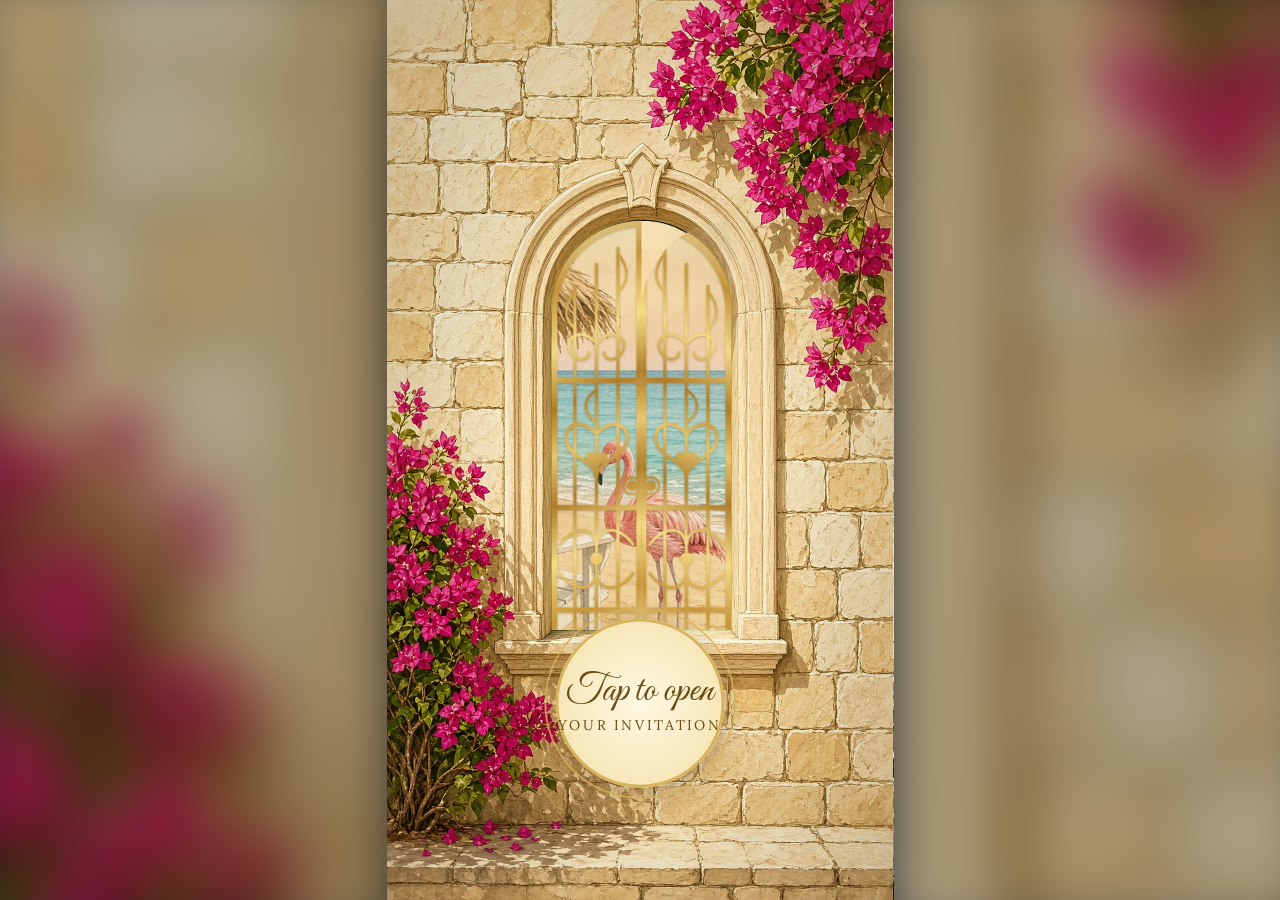
<file: index.html>
<!doctype html>
<html lang="en">
<head>
<meta charset="utf-8">
<meta name="viewport" content="width=device-width,initial-scale=1,viewport-fit=cover">
<meta name="theme-color" content="#1b2550">
<title>Wedding Invitation — Just For You</title>
<meta property="og:title" content="You're invited to our wedding">
<meta property="og:image" content="assets/img/beach.webp">
<link rel="preload" href="assets/img/wall.webp" as="image">
<link rel="stylesheet" href="assets/fonts/fonts.css">
<link rel="stylesheet" href="style.css">
</head>
<body>
<div class="backdrop" id="backdrop"></div>
<main class="stage" id="stage" aria-live="polite">
  <!-- S1 beach (seen through the arch) -->
  <section class="sc" id="s1"><img class="bg" src="assets/img/beach.webp" alt="">
    <div class="tx tx-couple">
      <div class="t-hostbox" data-lines="host_line"></div>
      <p class="t-name" data-t="groom_name"></p>
      <p class="t-par" data-t="groom_parents"></p>
      <p class="t-with" data-req="bride_name">with</p>
      <p class="t-name" data-t="bride_name"></p>
      <p class="t-par" data-t="bride_parents"></p>
      <p class="t-at" data-req="venue">at</p>
      <p class="t-venue" data-t="venue"></p>
    </div>
  </section>
  <!-- S2 night beach -->
  <section class="sc night" id="s2"><img class="bg" src="assets/img/night.webp" alt=""><div class="twinkle"></div>
    <div class="tx tx-e1" data-ev="0"><p class="t-title"></p><p class="t-date"></p><p class="t-ev"></p><div class="t-det"></div></div>
  </section>
  <svg class="cork" id="cork" viewBox="0 0 120 200" aria-hidden="true"><defs><linearGradient id="ck" x1="0" x2="1"><stop offset="0" stop-color="#b9824a"/><stop offset=".5" stop-color="#e7bd85"/><stop offset="1" stop-color="#a06c3a"/></linearGradient><linearGradient id="fo" x1="0" x2="1"><stop offset="0" stop-color="#9c7a2e"/><stop offset=".45" stop-color="#f4dd8c"/><stop offset="1" stop-color="#8a6620"/></linearGradient></defs><path d="M28 18q32-14 64 0l-6 92H34Z" fill="url(#ck)"/><ellipse cx="60" cy="18" rx="32" ry="9" fill="#d6a670"/><path d="M30 104h60l6 70q-36 12-72 0Z" fill="url(#fo)"/><path d="M36 60h48M34 84h52M50 18v90M70 18v90" stroke="#c9c9c9" stroke-width="3" fill="none" opacity=".9"/><g fill="#fff"><circle cx="16" cy="40" r="3"/><circle cx="104" cy="30" r="2.5"/><circle cx="8" cy="90" r="2"/><circle cx="112" cy="80" r="3"/></g></svg>
  <!-- S3 garden carnival -->
  <section class="sc" id="s3"><img class="bg" src="assets/img/garden.webp" alt="">
    <div class="tx tx-e2" data-ev="1"><p class="t-title"></p><p class="t-date"></p><p class="t-ev"></p><div class="t-det"></div></div>
  </section>
  <!-- S4 sangeet ballroom -->
  <section class="sc night" id="s4"><img class="bg" src="assets/img/ballroom.webp" alt=""><div class="twinkle"></div>
    <div class="tx tx-e3" data-ev="2"><p class="t-title"></p><p class="t-date"></p><p class="t-ev"></p><div class="t-det"></div></div>
  </section>
  <img class="fan" id="fan" src="assets/img/fan.webp" alt="">
  <!-- S5 bazaar -->
  <section class="sc" id="s5"><img class="bg" src="assets/img/bazaar.webp" alt="">
    <div class="tx tx-e4" data-ev="3"><p class="t-title"></p><p class="t-date"></p><p class="t-ev"></p><div class="t-det"></div></div>
    <div class="doors" id="doors"><img class="door l" src="assets/img/doorL.webp" alt=""><img class="door r" src="assets/img/doorR.webp" alt=""></div>
  </section>
  <!-- S6 wedding night -->
  <section class="sc night" id="s6"><img class="bg" src="assets/img/mandap.webp" alt=""><div class="twinkle"></div>
    <div class="tx tx-e5" data-ev="4"><p class="t-title"></p><p class="t-date"></p><p class="t-ev"></p><div class="t-det"></div></div>
  </section>
  <!-- S7 regards -->
  <section class="sc" id="s7"><img class="bg" src="assets/img/pool.webp" alt="">
    <div class="tx tx-reg"><p class="t-title" data-t="regards_title"></p><div class="t-fam" data-lines="family"></div><p class="t-tag" data-t="hashtag"></p></div>
  </section>
  <!-- S0 arch wall + gold gate -->
  <section class="sc" id="s0">
    <div class="zoom" id="zoom"><img class="bg" src="assets/img/wall.webp" alt=""><div class="gate" id="gate"></div></div>
  </section>

  <!-- start + end overlays -->
  <div class="start" id="start"><button type="button" class="start__btn" id="startBtn"><span class="start__ring"></span><b>Tap to open</b><small>your invitation</small></button></div>
  <div class="end" id="end" hidden>
    <a class="pill" id="rsvp" target="_blank" rel="noopener">RSVP on WhatsApp</a>
    <a class="pill" id="map" target="_blank" rel="noopener">Open venue map</a>
    <button type="button" class="pill ghost" id="replay">↺ Watch again</button>
    <a class="make" href="edit.html">Create your own invitation →</a>
    <p class="credit" id="credit"></p>
  </div>
  <button type="button" class="mute" id="mute" aria-label="Mute music" hidden>♪</button>
</main>
<audio id="music" preload="auto" playsinline></audio>
<script src="assets/sample-data.js"></script>
<script src="assets/jfy-codec.js"></script>
<script src="app.js"></script>
</body>
</html>
</file>
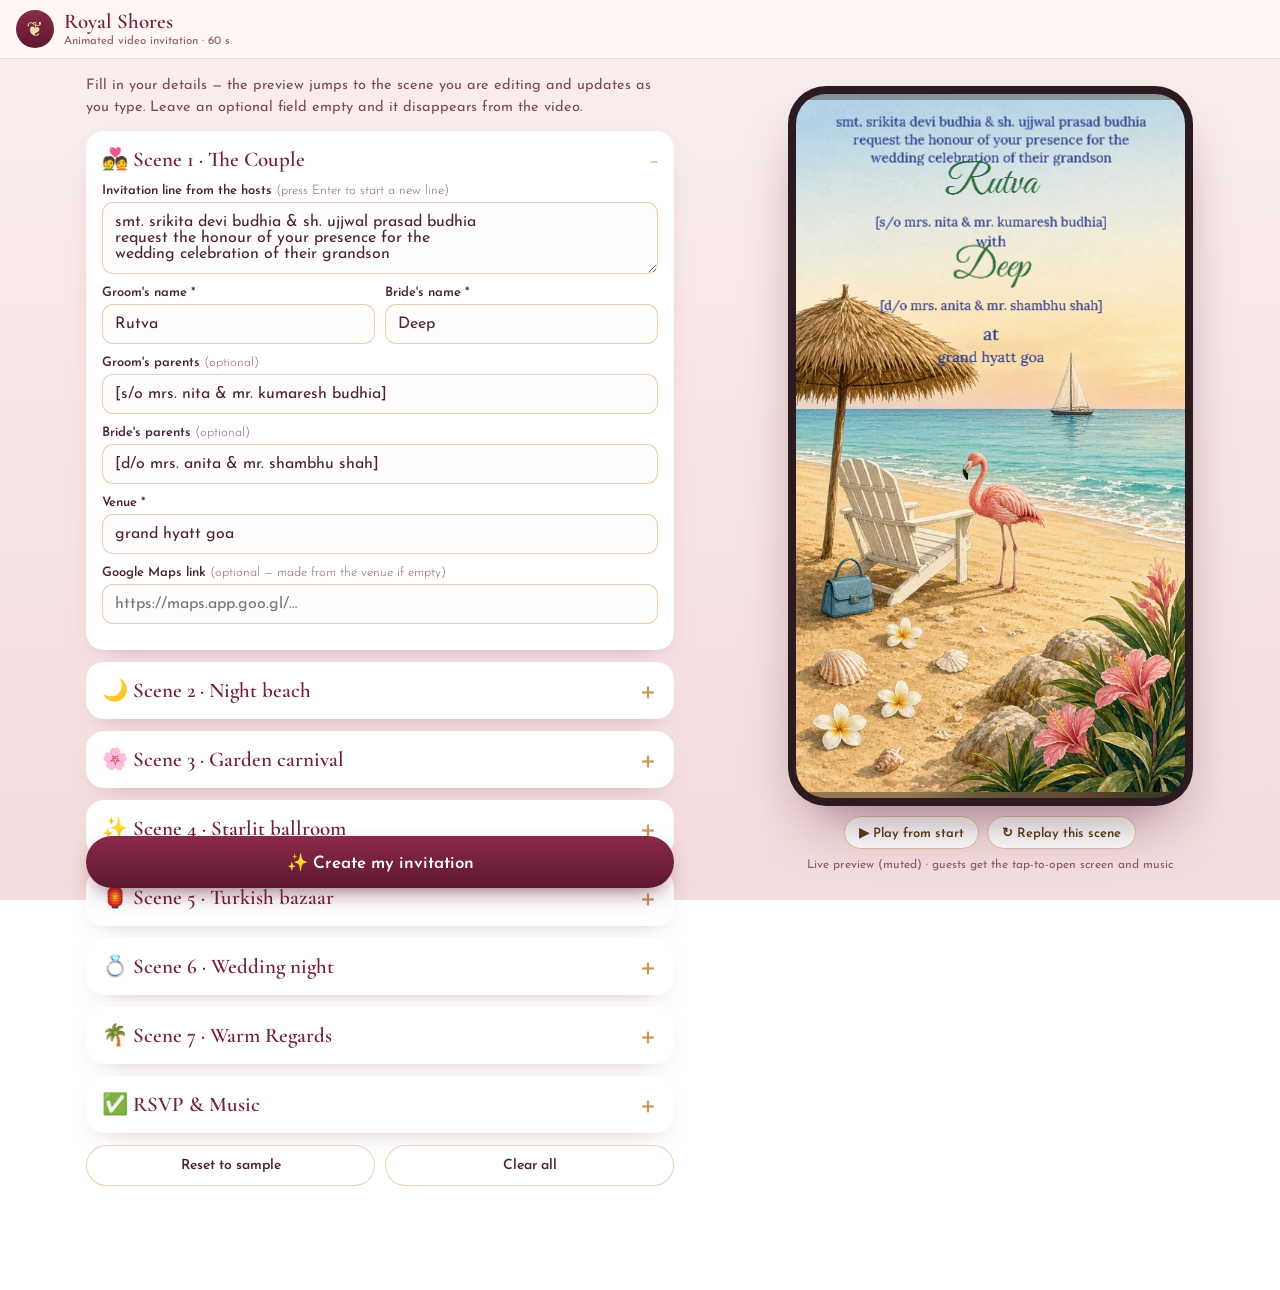
<file: edit.html>
<!doctype html>
<html lang="en">
<head>
<meta charset="utf-8">
<meta name="viewport" content="width=device-width,initial-scale=1,viewport-fit=cover">
<title>Customize your Royal Shores video invitation — Just For You</title>
<link rel="stylesheet" href="assets/fonts/fonts.css">
<link rel="stylesheet" href="assets/editor.css">
<style>.phone{aspect-ratio:9/16;width:auto!important;max-width:100%;padding:8px}body.v-preview .phone{width:auto!important}.phone iframe{background:#0e1430}.pvbar{display:flex;gap:8px;justify-content:center;margin-top:10px}.pvbar button{font:600 13px 'Josefin Sans',sans-serif;padding:8px 14px;border-radius:20px;border:1px solid #d9c3a0;background:#fff;color:#5a3d1a;cursor:pointer}</style>
</head>
<body>
<header class="top">
  <div class="brand"><span class="brand__mono">❦</span><div><b>Royal Shores</b><small>Animated video invitation · 60 s</small></div></div>
  <nav class="tabs" role="tablist"><button type="button" class="tab on" data-view="form">✎ Edit</button><button type="button" class="tab" data-view="preview">👁 Preview</button></nav>
</header>
<div class="wrap">
<form class="panel" id="ed" autocomplete="off" novalidate>
  <p class="intro">Fill in your details — the preview jumps to the scene you are editing and updates as you type. Leave an optional field empty and it disappears from the video.</p>
  <details class="grp" open data-seek="7.6"><summary>💑 Scene 1 · The Couple</summary>
    <label>Invitation line from the hosts <i>(press Enter to start a new line)</i><textarea name="host_line" rows="3" maxlength="260"></textarea></label>
    <div class="row2"><label>Groom's name *<input name="groom_name" maxlength="30" required></label><label>Bride's name *<input name="bride_name" maxlength="30" required></label></div>
    <label>Groom's parents <i>(optional)</i><input name="groom_parents" maxlength="90" placeholder="[s/o mrs. … & mr. …]"></label>
    <label>Bride's parents <i>(optional)</i><input name="bride_parents" maxlength="90" placeholder="[d/o mrs. … & mr. …]"></label>
    <label>Venue *<input name="venue" maxlength="60" required></label>
    <label>Google Maps link <i>(optional — made from the venue if empty)</i><input type="url" name="venue_map_url" placeholder="https://maps.app.goo.gl/…"></label>
  </details>
  <details class="grp" data-seek="15.5"><summary>🌙 Scene 2 · Night beach</summary>
    <label>Script heading <i>(optional)</i><input data-e="0" data-k="title" maxlength="40"></label>
    <div class="row2"><label>Date <i>(optional)</i><input type="date" data-e="0" data-k="date"></label><label>Event name <i>(optional)</i><input data-e="0" data-k="name" maxlength="30" placeholder="welcome dinner"></label></div>
    <label>Time &amp; place <i>(one line each — leave a blank line for a gap)</i><textarea data-e="0" data-k="details" rows="2" maxlength="300"></textarea></label>
  </details>
  <details class="grp" data-seek="23.5"><summary>🌸 Scene 3 · Garden carnival</summary>
    <label>Script heading <i>(optional)</i><input data-e="1" data-k="title" maxlength="40"></label>
    <div class="row2"><label>Date <i>(optional)</i><input type="date" data-e="1" data-k="date"></label><label>Event name <i>(optional)</i><input data-e="1" data-k="name" maxlength="30" placeholder="carnival"></label></div>
    <label>Time &amp; place <i>(one line each — leave a blank line for a gap)</i><textarea data-e="1" data-k="details" rows="2" maxlength="300"></textarea></label>
  </details>
  <details class="grp" data-seek="31.5"><summary>✨ Scene 4 · Starlit ballroom</summary>
    <label>Script heading <i>(optional)</i><input data-e="2" data-k="title" maxlength="40"></label>
    <div class="row2"><label>Date <i>(optional)</i><input type="date" data-e="2" data-k="date"></label><label>Event name <i>(optional)</i><input data-e="2" data-k="name" maxlength="30" placeholder="sangeet"></label></div>
    <label>Time &amp; place <i>(one line each — leave a blank line for a gap)</i><textarea data-e="2" data-k="details" rows="2" maxlength="300"></textarea></label>
  </details>
  <details class="grp" data-seek="39.5"><summary>🏮 Scene 5 · Turkish bazaar</summary>
    <label>Script heading <i>(optional)</i><input data-e="3" data-k="title" maxlength="40"></label>
    <div class="row2"><label>Date <i>(optional)</i><input type="date" data-e="3" data-k="date"></label><label>Event name <i>(optional)</i><input data-e="3" data-k="name" maxlength="30" placeholder="mayra"></label></div>
    <label>Time &amp; place <i>(one line each — leave a blank line for a gap)</i><textarea data-e="3" data-k="details" rows="2" maxlength="300"></textarea></label>
  </details>
  <details class="grp" data-seek="48.5"><summary>💍 Scene 6 · Wedding night</summary>
    <label>Script heading <i>(optional)</i><input data-e="4" data-k="title" maxlength="40"></label>
    <div class="row2"><label>Date <i>(optional)</i><input type="date" data-e="4" data-k="date"></label><label>Event name <i>(optional)</i><input data-e="4" data-k="name" maxlength="30" placeholder="wedding"></label></div>
    <label>Time &amp; place <i>(one line each — leave a blank line for a gap)</i><textarea data-e="4" data-k="details" rows="7" maxlength="300"></textarea></label>
  </details>
  <details class="grp" data-seek="57"><summary>🌴 Scene 7 · Warm Regards</summary>
    <label>Heading <i>(optional)</i><input name="regards_title" maxlength="30"></label>
    <label>Family names <i>(one per line)</i><textarea name="family" rows="5" maxlength="300"></textarea></label>
    <label>Hashtag <i>(optional)</i><input name="hashtag" maxlength="40"></label>
  </details>
  <details class="grp" data-seek="57"><summary>✅ RSVP &amp; Music</summary>
    <label>WhatsApp number for RSVPs <i>(with country code)</i><input type="tel" name="rsvp_whatsapp" inputmode="numeric" placeholder="919876543210" maxlength="16"></label>
    <label class="tog"><input type="checkbox" name="music_enabled" checked><span></span>Background music (“Carefree”, upbeat)</label>
  </details>
  <div class="actions"><button type="button" class="btn btn--ghost" id="resetBtn">Reset to sample</button><button type="button" class="btn btn--ghost" id="clearBtn">Clear all</button></div>
  <p class="err" id="err" hidden></p>
  <button type="button" class="btn btn--main" id="createBtn">✨ Create my invitation</button>
</form>
<section class="preview" id="preview">
  <div class="phone"><iframe id="pv" title="Invitation preview"></iframe></div>
  <div class="pvbar"><button type="button" id="pvPlay">▶ Play from start</button><button type="button" id="pvScene">↻ Replay this scene</button></div>
  <p class="pvnote">Live preview (muted) · guests get the tap-to-open screen and music</p>
</section>
</div>
<div class="sheet" id="sheet" hidden>
  <div class="sheet__card">
    <button type="button" class="sheet__x" id="sheetX" aria-label="Close">×</button>
    <div class="sheet__tick">✓</div>
    <h2>Your invitation is ready!</h2>
    <p>Share this link with your guests. Everything you typed is saved inside the link.</p>
    <div class="link"><input id="shareUrl" readonly aria-label="Your invitation link"><button type="button" class="btn btn--main" id="copyBtn">Copy</button></div>
    <div class="sheet__btns">
      <a class="btn btn--wa" id="waShare" target="_blank" rel="noopener">Share on WhatsApp</a>
      <a class="btn btn--ghost" id="openLink" target="_blank" rel="noopener">Open invitation ↗</a>
      <button type="button" class="btn btn--ghost" id="nativeShare" hidden>Share…</button>
    </div>
  </div>
</div>
<script src="assets/sample-data.js"></script>
<script src="assets/jfy-codec.js"></script>
<script src="assets/editor.js"></script>
</body>
</html>
</file>
<file: assets/fonts/fonts.css>
/* All fonts: Google Fonts, SIL Open Font License 1.1 */
@font-face{font-family:'Allison';font-weight:400;font-display:block;src:url(allison-latin-400-normal.woff2) format('woff2')}
@font-face{font-family:'Lora';font-weight:400;font-display:block;src:url(lora-latin-400-normal.woff2) format('woff2')}
@font-face{font-family:'Lora';font-weight:500;font-display:block;src:url(lora-latin-500-normal.woff2) format('woff2')}
@font-face{font-family:'Lora';font-weight:600;font-display:block;src:url(lora-latin-600-normal.woff2) format('woff2')}
@font-face{font-family:'Lobster Two';font-weight:700;font-style:italic;font-display:block;src:url(lobster-two-latin-700-italic.woff2) format('woff2')}
@font-face{font-family:'Great Vibes';font-weight:400;font-display:block;src:url(great-vibes-latin-400-normal.woff2) format('woff2')}
@font-face{font-family:'Marcellus';font-weight:400;font-display:swap;src:url(Marcellus-400-normal-latin.woff2) format('woff2')}
@font-face{font-family:'Josefin Sans';font-weight:300;font-display:swap;src:url(JosefinSans-300-normal-latin.woff2) format('woff2')}
@font-face{font-family:'Josefin Sans';font-weight:400;font-display:swap;src:url(JosefinSans-400-normal-latin.woff2) format('woff2')}
@font-face{font-family:'Josefin Sans';font-weight:600;font-display:swap;src:url(JosefinSans-600-normal-latin.woff2) format('woff2')}
@font-face{font-family:'Cormorant Garamond';font-weight:500;font-display:swap;src:url(CormorantGaramond-500-normal-latin.woff2) format('woff2')}
@font-face{font-family:'Cormorant Garamond';font-weight:600;font-display:swap;src:url(CormorantGaramond-600-normal-latin.woff2) format('woff2')}
</file>
<file: style.css>
*{box-sizing:border-box;margin:0;padding:0}
html,body{height:100%;background:#0e1430;overflow:hidden;-webkit-tap-highlight-color:transparent}
body{font-family:'Lora',Georgia,serif}
.backdrop{position:fixed;inset:-40px;background:#1b2550 center/cover;filter:blur(28px) brightness(.7);transition:background-image .6s}
/* 1080x1920 design stage, scaled to fit by app.js */
.stage{position:absolute;left:50%;top:50%;width:1080px;height:1920px;overflow:hidden;transform-origin:0 0;background:#000;contain:strict}
.sc{position:absolute;inset:0;overflow:hidden;opacity:0;visibility:hidden}
.sc .bg{position:absolute;transform-origin:0 0;left:0;top:0;width:1080px;height:1920px;display:block;will-change:transform;user-select:none;-webkit-user-drag:none}
#s0{opacity:1;visibility:visible}
.gate{position:absolute;left:351px;top:471px;width:384px;height:872px;overflow:visible;perspective:900px}
.gate g{will-change:transform;transform-box:view-box}
.gl{transform-origin:0 50%}.gr{transform-origin:384px 50%}
.doors{position:absolute;inset:0;perspective:1600px;pointer-events:none}
.door{position:absolute;top:0;width:540px;height:1920px;will-change:transform;backface-visibility:hidden}
.door.l{left:0;transform-origin:0 50%}.door.r{left:540px;transform-origin:100% 50%}
.cork{position:absolute;left:600px;top:2000px;width:120px;height:200px;opacity:0;will-change:transform;filter:drop-shadow(0 8px 14px rgba(0,0,0,.35))}
.fan{position:absolute;left:0;top:0;width:1357px;height:1227px;opacity:0;will-change:transform;transform-origin:50% 62%;filter:drop-shadow(0 20px 30px rgba(0,0,0,.25))}
/* twinkles on night skies */
.twinkle{position:absolute;inset:0 0 50% 0;background-image:radial-gradient(2.5px 2.5px at 12% 18%,#fff,transparent),radial-gradient(2px 2px at 34% 9%,#fff,transparent),radial-gradient(3px 3px at 61% 22%,#fff,transparent),radial-gradient(2px 2px at 78% 12%,#fff,transparent),radial-gradient(2.5px 2.5px at 88% 31%,#fff,transparent),radial-gradient(2px 2px at 22% 38%,#fff,transparent),radial-gradient(3px 3px at 47% 44%,#fff,transparent),radial-gradient(2px 2px at 70% 40%,#fff,transparent);animation:tw 2.6s ease-in-out infinite alternate;pointer-events:none}
.twinkle::after{content:"";position:absolute;inset:0;background-image:radial-gradient(2.5px 2.5px at 8% 30%,#fff,transparent),radial-gradient(2px 2px at 28% 25%,#fff,transparent),radial-gradient(3px 3px at 52% 8%,#fff,transparent),radial-gradient(2px 2px at 66% 30%,#fff,transparent),radial-gradient(2.5px 2.5px at 93% 18%,#fff,transparent),radial-gradient(2px 2px at 40% 30%,#fff,transparent);animation:tw 3.4s 1.3s ease-in-out infinite alternate-reverse}
@keyframes tw{from{opacity:.15}to{opacity:1}}
/* ---------- text blocks (positions measured from the reference at 1080x1920) ---------- */
.tx{position:absolute;left:60px;right:60px;text-align:center;font-family:'Lora',Georgia,serif;font-weight:500}
.tx p,.tx .ln{display:block;will-change:transform,opacity,filter}
.t-det,.t-fam{display:block}
.t-det .gap,.t-fam .gap{height:18px}
/* S1 couple */
.tx-couple{top:34px;left:56px;right:56px;color:#2f3d8e}
.tx-couple .t-hostbox .ln{font-size:37px;line-height:50px}
.tx-couple .t-name{font-family:'Great Vibes',cursive;font-size:114px;line-height:110px;color:#2f6a3c;margin-top:-7px}
.tx-couple .t-par{font-size:36px;line-height:50px;margin-top:17px}
.tx-couple .t-with{font-size:40px;line-height:50px;margin-top:5px}
.tx-couple .t-name+.t-par{margin-top:25px}
.tx-couple .t-with+.t-name{margin-top:-8px}
.tx-couple .t-at{font-size:48px;line-height:60px;margin-top:25px}
.tx-couple .t-venue{font-size:40px;line-height:50px;margin-top:9px}
/* shared event block */
.t-title{font-family:'Allison',cursive;font-weight:400}
.t-date{font-size:66px;line-height:70px;letter-spacing:.01em}
.t-date i{font-style:normal;font-size:.86em;letter-spacing:.05em}
.t-date s{text-decoration:none;display:inline-block;margin:0 .32em;opacity:.9}
.t-ev{font-size:54px;line-height:60px}
.t-det .ln{font-size:48px;line-height:56px}
/* S2 welcome dinner — white on night sky */
.tx-e1{top:270px;color:#fff;text-shadow:0 2px 10px rgba(10,20,60,.45)}
.tx-e1 .t-title{font-size:124px;line-height:120px}
.tx-e1 .t-title{font-size:150px}.tx-e1 .t-date{margin-top:14px}.tx-e1 .t-ev{margin-top:40px}.tx-e1 .t-det{margin-top:44px}
/* S3 carnival — purple on blush */
.tx-e2{top:33px;color:#55357a}
.tx-e2 .t-title{font-size:134px;line-height:120px;color:#a8389a}
.tx-e2 .t-date{margin-top:69px}.tx-e2 .t-ev{font-weight:600;font-size:54px;color:#4b2370;margin-top:16px}
.tx-e2 .t-det{margin-top:27px}.tx-e2 .t-det .ln{color:#4b2370;font-size:44px;line-height:54px}
/* S4 sangeet — big white script */
.tx-e3{top:286px;color:#fff;text-shadow:0 2px 12px rgba(10,10,50,.55)}
.tx-e3 .t-title{font-size:212px;line-height:170px}
.tx-e3 .t-date{margin-top:70px}.tx-e3 .t-ev{margin-top:20px}.tx-e3 .t-det{margin-top:26px}
/* S5 mayra — crimson */
.tx-e4{top:97px;color:#b3213f;transform-origin:50% 380px}
.tx-e4 .t-title{font-size:122px;line-height:110px}
.tx-e4 .t-date{margin-top:36px}
.tx-e4 .t-ev{font-family:'Lobster Two',cursive;font-weight:700;font-style:italic;font-size:80px;line-height:84px;margin-top:18px}
.tx-e4 .t-det{margin-top:23px}.tx-e4 .t-det .ln{font-size:52px;line-height:60px}
/* S6 wedding — white */
.tx-e5{top:72px;color:#fff;text-shadow:0 2px 12px rgba(0,0,0,.5)}
.tx-e5 .t-title{font-size:112px;line-height:110px}
.tx-e5 .t-date{margin-top:36px}
.tx-e5 .t-ev{font-family:'Lobster Two',cursive;font-weight:700;font-style:italic;font-size:92px;line-height:92px;margin-top:8px}
.tx-e5 .t-det{margin-top:25px}.tx-e5 .t-det .ln{font-size:38px;line-height:48px}
/* S7 regards */
.tx-reg{top:67px;color:#2f7a3c}
.tx-reg .t-title{font-size:134px;line-height:120px;color:#3558a6}
.tx-reg .t-fam{margin-top:72px}.tx-reg .t-fam .ln{font-size:50px;line-height:63px}
.tx-reg .t-tag{font-size:50px;line-height:63px;margin-top:64px}
.hide{display:none!important}
/* overlays */
.start{position:absolute;inset:0;display:grid;place-items:center;background:radial-gradient(ellipse at 50% 55%,rgba(255,250,235,0) 30%,rgba(60,40,10,.25));z-index:20;transition:opacity .5s}
.start.out{opacity:0;pointer-events:none}
.start__btn{position:relative;margin-top:1080px;width:360px;height:360px;border-radius:50%;border:0;background:radial-gradient(circle,#fff8e3,#f3dfa6);color:#6b4b14;font-family:'Lora',serif;box-shadow:0 20px 60px rgba(80,50,0,.35),inset 0 0 0 6px #d7b25c;cursor:pointer;display:flex;flex-direction:column;align-items:center;justify-content:center;gap:10px}
.start__btn b{font-family:'Great Vibes',cursive;font-weight:400;font-size:84px;line-height:1}
.start__btn small{font-size:30px;letter-spacing:.18em;text-transform:uppercase}
.start__ring{position:absolute;inset:-24px;border-radius:50%;border:4px solid rgba(215,178,92,.8);animation:ring 1.8s ease-out infinite}
@keyframes ring{from{transform:scale(.9);opacity:1}to{transform:scale(1.25);opacity:0}}
.end{position:absolute;left:0;right:0;bottom:120px;z-index:15;display:flex;flex-direction:column;align-items:center;gap:26px;animation:fadeUp .8s ease both}
@keyframes fadeUp{from{opacity:0;transform:translateY(40px)}to{opacity:1;transform:none}}
.pill{display:block;min-width:620px;padding:30px 50px;border-radius:80px;background:rgba(255,255,255,.92);color:#2f3d8e;font:600 38px 'Lora',serif;text-decoration:none;text-align:center;border:0;box-shadow:0 10px 30px rgba(0,40,80,.25);cursor:pointer}
.pill.ghost{background:rgba(47,61,142,.85);color:#fff}
.make{color:#fff;font:500 32px 'Lora',serif;text-shadow:0 2px 8px rgba(0,0,0,.6);margin-top:6px}
.credit{color:#fff;font:400 22px 'Lora',serif;opacity:.85;text-shadow:0 1px 4px rgba(0,0,0,.7);max-width:900px;text-align:center}
.mute{position:absolute;right:36px;top:36px;z-index:16;width:92px;height:92px;border-radius:50%;border:0;background:rgba(255,255,255,.75);color:#2f3d8e;font-size:46px;cursor:pointer;box-shadow:0 6px 18px rgba(0,0,0,.2)}
.mute.off{text-decoration:line-through;opacity:.7}
.pv .start{display:none}
.zoom{position:absolute;inset:0;transform-origin:542px 907px;will-change:transform}
.gate{perspective:1100px}
.gate svg{position:absolute;top:0;width:192px;height:872px;overflow:visible;will-change:transform}
.gate .gl{left:0;transform-origin:0 50%}.gate .gr{left:192px;transform-origin:100% 50%}
.end[hidden]{display:none}
.make{background:rgba(20,30,70,.55);padding:12px 28px;border-radius:40px;text-decoration:none}
.credit{background:rgba(20,30,70,.5);padding:8px 20px;border-radius:20px}
</file>
<file: assets/editor.css>
[hidden]{display:none!important}
:root{--wine:#74203b;--rose:#c96a7c;--gold:#c9975a;--ink:#4b2430;--bg:#fbf1f0}
*{box-sizing:border-box;margin:0;padding:0}
body{font-family:'Josefin Sans',system-ui,sans-serif;color:var(--ink);background:linear-gradient(180deg,#fbeeee,#f3dcdd) fixed;min-height:100vh}
button,input,select,textarea{font:inherit;color:inherit}
.top{position:sticky;top:0;z-index:20;display:flex;align-items:center;justify-content:space-between;gap:10px;padding:10px 16px;background:rgba(255,248,246,.92);backdrop-filter:blur(10px);border-bottom:1px solid rgba(201,151,90,.3)}
.brand{display:flex;align-items:center;gap:10px}
.brand__mono{width:38px;height:38px;border-radius:50%;display:grid;place-items:center;background:linear-gradient(180deg,#8a2a48,#5e1730);color:#f6dca8;font-size:20px}
.brand b{display:block;font-family:'Cormorant Garamond',serif;font-size:21px;line-height:1;color:var(--wine)}
.brand small{font-size:11.5px;color:#8a5a64}
.tabs{display:flex;background:#f3dfe0;border-radius:999px;padding:3px}
.tab{border:0;background:none;padding:8px 13px;border-radius:999px;font-size:13.5px;cursor:pointer}
.tab.on{background:#fff;color:var(--wine);font-weight:600;box-shadow:0 2px 6px rgba(116,32,59,.15)}
.wrap{display:grid;grid-template-columns:1fr;max-width:1180px;margin:0 auto}
.panel{padding:16px 16px 40px;max-width:620px;width:100%;margin:0 auto}
.intro{font-size:14.5px;line-height:1.5;color:#7a4a56;margin-bottom:12px}
.grp{background:#fff;border-radius:18px;padding:4px 16px;margin-bottom:12px;box-shadow:0 10px 26px -18px rgba(116,32,59,.5)}
.grp summary{cursor:pointer;list-style:none;font-family:'Cormorant Garamond',serif;font-weight:600;font-size:21px;color:var(--wine);padding:12px 0}
.grp summary::-webkit-details-marker{display:none}
.grp summary::after{content:"＋";float:right;color:var(--gold)}.grp[open] summary::after{content:"−"}
.grp[open]{padding-bottom:14px}
label{display:block;font-size:13px;font-weight:600;margin-bottom:12px;min-width:0}
label i{font-weight:300;font-style:normal;color:#8a5a64}
input:not([type=checkbox]):not([type=file]),select,textarea{display:block;width:100%;margin-top:5px;font-size:16px;font-weight:400;padding:11px 12px;border:1.5px solid rgba(201,151,90,.45);border-radius:11px;background:#fffdfc;outline:none;min-width:0}
input:focus,textarea:focus,select:focus{border-color:var(--rose);box-shadow:0 0 0 3px rgba(201,106,124,.15)}
.row2{display:grid;grid-template-columns:1fr 1fr;gap:10px}
.photo{position:relative}
.photo input{position:absolute;opacity:0;width:1px;height:1px}
.photo__btn{display:block;margin-top:5px;padding:11px;text-align:center;border:1.5px dashed rgba(201,151,90,.7);border-radius:11px;background:#fff8f3;font-weight:400;cursor:pointer;overflow:hidden;text-overflow:ellipsis;white-space:nowrap}
.photo.has .photo__btn{border-style:solid;background:#eaf6ec;color:#1d6b35}
.photo__x{margin-top:4px;border:0;background:none;font-size:12px;color:#a3354f;text-decoration:underline;cursor:pointer}
.note{font-size:12px;line-height:1.45;color:#8a5a64;margin:-2px 0 4px}
.ev{border:1.5px solid rgba(201,151,90,.35);border-radius:14px;padding:10px 12px 0;margin-bottom:10px;background:#fffaf8}
.ev__head{display:flex;justify-content:space-between;align-items:center;margin-bottom:6px}
.ev__no{font-family:'Cormorant Garamond',serif;font-size:18px;color:var(--wine)}
.ev__del{border:0;background:none;color:#a3354f;font-size:12.5px;text-decoration:underline;cursor:pointer}
.evadd{display:flex;gap:10px;align-items:center}
.evadd select{margin:0;flex:1}
.tog{display:flex;align-items:center;gap:10px;font-weight:400;font-size:14px;cursor:pointer}
.tog input{position:absolute;opacity:0}
.tog span{flex:none;width:44px;height:26px;border-radius:99px;background:#dcc3c6;position:relative;transition:.25s}
.tog span::after{content:"";position:absolute;top:3px;left:3px;width:20px;height:20px;border-radius:50%;background:#fff;transition:.25s;box-shadow:0 1px 3px rgba(0,0,0,.2)}
.tog input:checked+span{background:#34a35a}.tog input:checked+span::after{left:21px}
.tog input:focus-visible+span{outline:2px solid var(--gold)}
.btn{display:inline-flex;align-items:center;justify-content:center;gap:6px;border:0;border-radius:999px;padding:12px 18px;font-weight:600;font-size:14px;cursor:pointer;text-decoration:none;white-space:nowrap}
.btn--main{background:linear-gradient(180deg,#8a2a48,#5e1730);color:#fff;box-shadow:0 10px 24px -10px rgba(94,23,48,.8)}
.panel>.btn--main{width:100%;font-size:17px;padding:16px;position:sticky;bottom:12px}
.btn--soft{background:#f8e3e5;color:var(--wine)}
.btn--ghost{background:#fff;color:var(--ink);border:1.5px solid rgba(201,151,90,.45)}
.btn--wa{background:#1fae54;color:#fff}
.actions{display:flex;gap:10px;margin:4px 0 12px}
.actions .btn{flex:1}
.err{color:#b3261e;font-size:14px;margin-bottom:10px}
.preview{display:none;padding:16px;justify-items:center}
.phone{position:relative;width:min(100%,390px);height:min(80vh,800px);border-radius:38px;padding:10px;background:#2b1a1f;box-shadow:0 30px 60px -25px rgba(70,20,35,.6)}
.phone iframe{width:100%;height:100%;border:0;border-radius:30px;background:#f8e3e3}
.phone__notch{position:absolute;top:10px;left:50%;transform:translateX(-50%);width:110px;height:22px;background:#2b1a1f;border-radius:0 0 14px 14px;z-index:2}
.pvnote{font-size:12px;color:#8a5a64;margin-top:10px;text-align:center}
body.v-preview .panel{display:none}
body.v-preview .preview{display:grid}
body.v-preview .phone{height:calc(100svh - 120px);width:min(100%,430px)}
@media(min-width:900px){
  .tabs{display:none}
  .wrap{grid-template-columns:minmax(0,1fr) 440px;gap:20px;padding:0 20px}
  .preview{display:grid;position:sticky;top:70px;align-self:start}
  .panel{margin:0}
}
.sheet{position:fixed;inset:0;z-index:50;background:rgba(40,12,20,.55);display:grid;place-items:center;padding:16px;animation:fade .3s}
@keyframes fade{from{opacity:0}}
.sheet__card{position:relative;width:min(100%,460px);background:#fff;border-radius:24px;padding:28px 20px 22px;text-align:center;animation:pop .45s cubic-bezier(.22,1,.36,1)}
@keyframes pop{from{transform:scale(.9);opacity:0}}
.sheet__x{position:absolute;top:8px;right:14px;border:0;background:none;font-size:30px;cursor:pointer;color:#8a5a64}
.sheet__tick{width:60px;height:60px;margin:0 auto 8px;border-radius:50%;display:grid;place-items:center;font-size:30px;color:#fff;background:linear-gradient(180deg,#8a2a48,#5e1730)}
.sheet h2{font-family:'Great Vibes',cursive;font-weight:400;font-size:36px;color:var(--wine)}
.sheet p{font-size:14px;line-height:1.5;margin:4px 0 12px}
.link{display:flex;gap:8px}
.link input{margin:0!important;font-size:13px!important}
.sheet__btns{display:grid;gap:8px;margin-top:10px}
</file>
